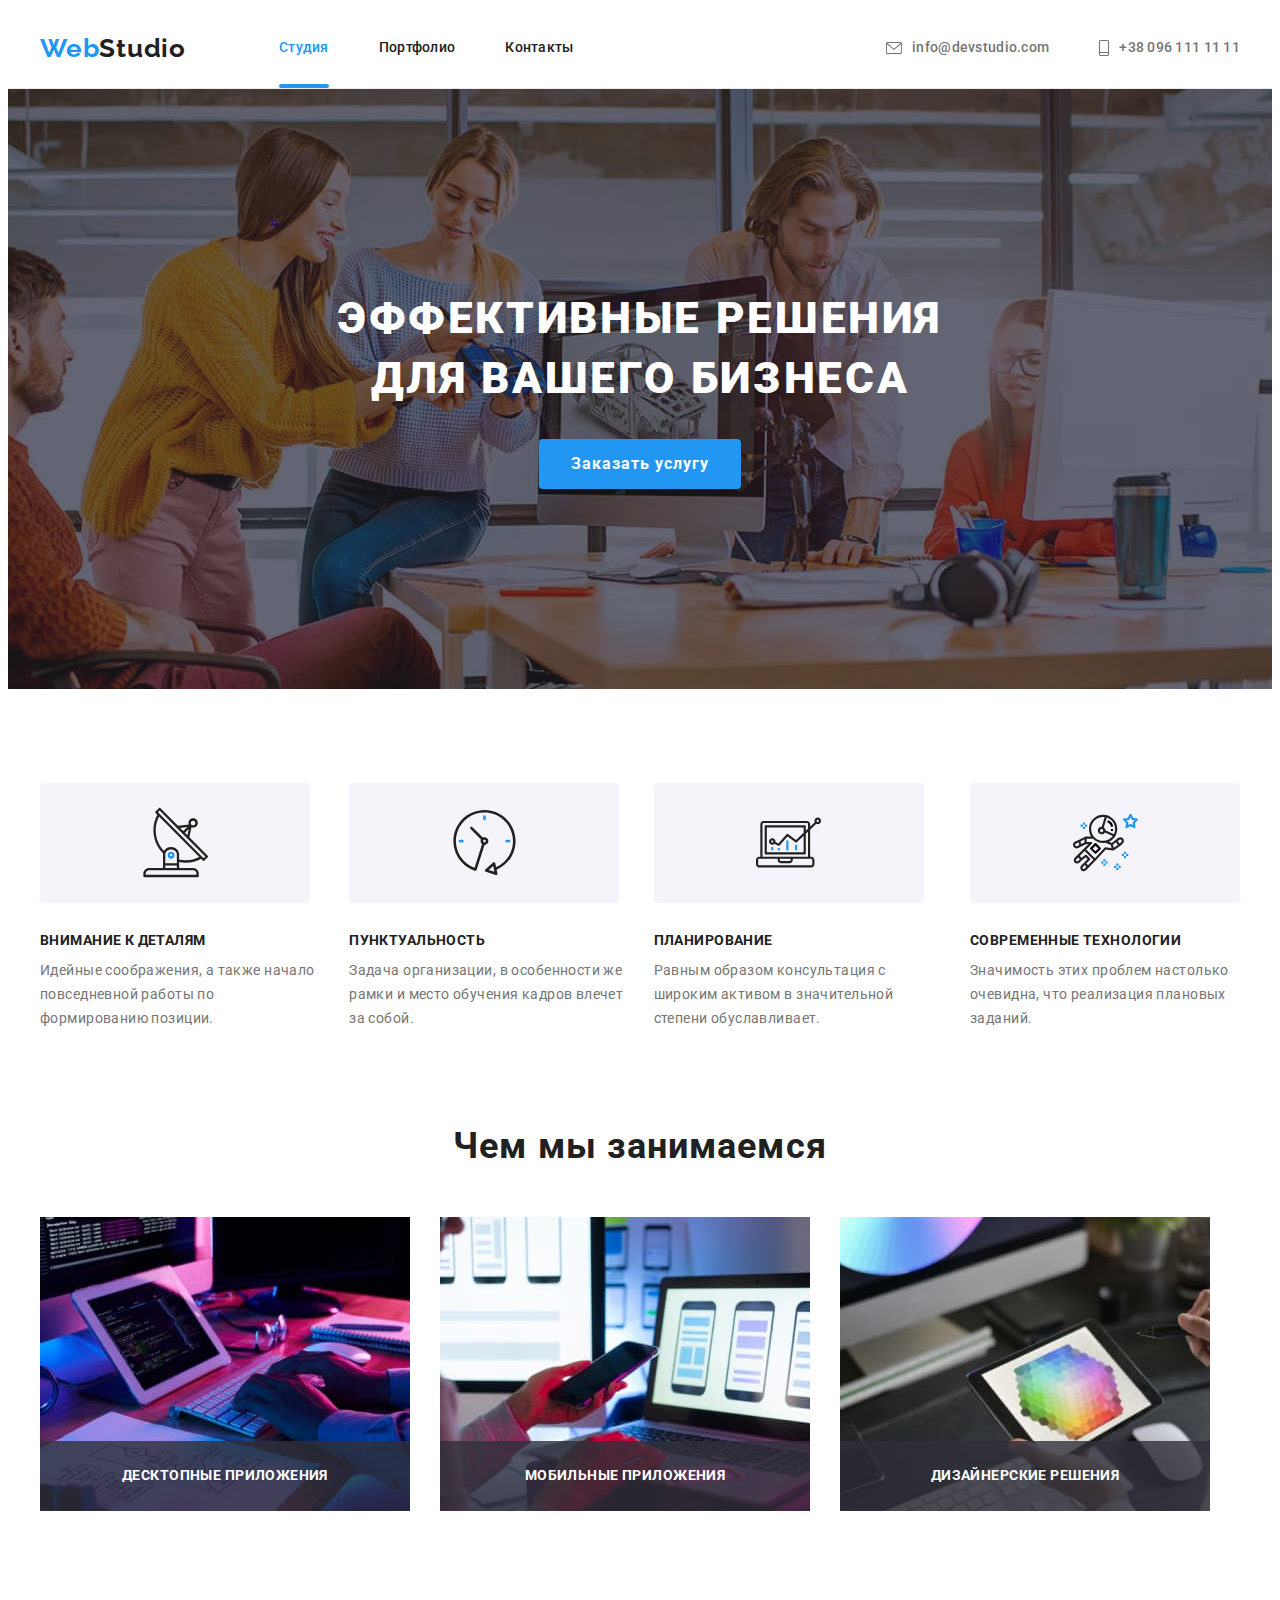
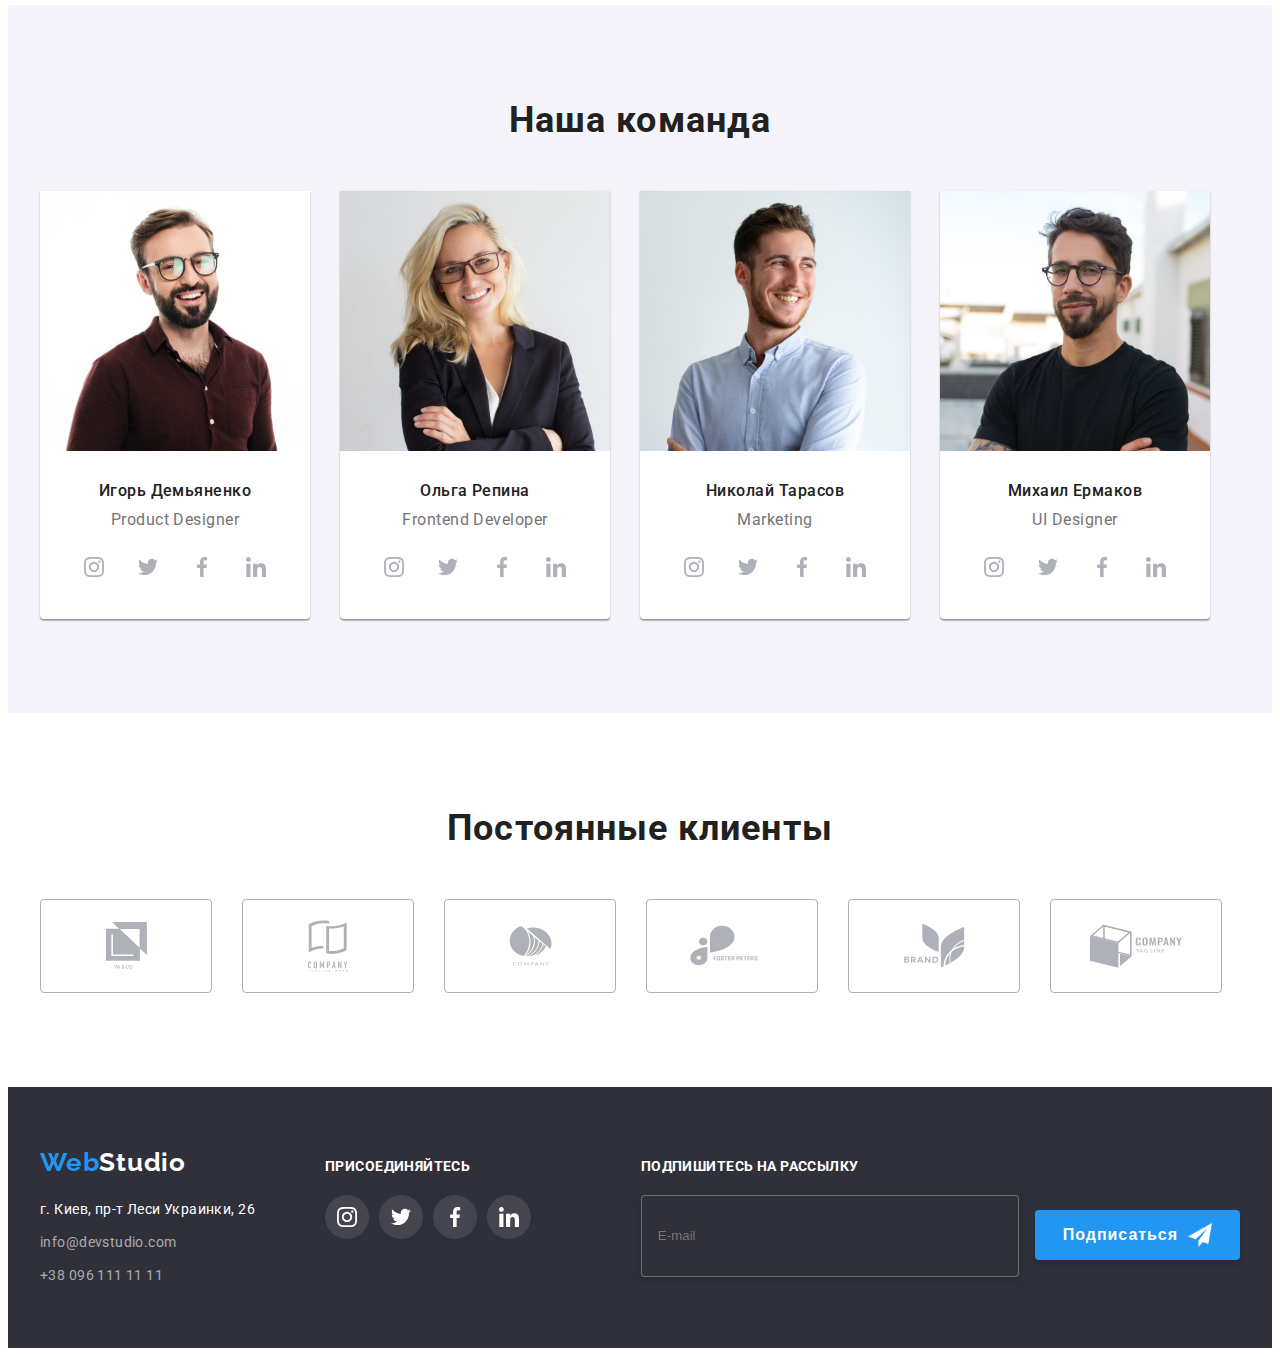
<file: index.html>
<!DOCTYPE html>
<html lang="ru">
  <head>
    <meta charset="UTF-8" />
    <meta http-equiv="X-UA-Compatible" content="IE=edge" />
    <meta name="viewport" content="width=device-width, initial-scale=1.0" />
    
    <link rel="preconnect" href="https://fonts.googleapis.com" />
    <link rel="preconnect" href="https://fonts.gstatic.com" crossorigin />
    <link
      href="https://fonts.googleapis.com/css2?family=Raleway:wght@700&family=Roboto:wght@400;500;700;900&display=swap"
      rel="stylesheet"
    />
    <title>Document</title>
    <link
      rel="stylesheet"
      href="https://cdnjs.cloudflare.com/ajax/libs/modern-normalize/1.1.0/modern-normalize.min.css"
      integrity="sha512-wpPYUAdjBVSE4KJnH1VR1HeZfpl1ub8YT/NKx4PuQ5NmX2tKuGu6U/JRp5y+Y8XG2tV+wKQpNHVUX03MfMFn9Q=="
      crossorigin="anonymous"
      referrerpolicy="no-referrer"
    />
    <link rel="stylesheet" href="./css/styles.css" />
  </head>
  <body>
    <header class="header">
      <div class="container">
        <a class="logo" href="index.html">
          Web<span class="logo-accent">Studio</span></a>
        <nav>
          <ul class="navigation list">
            <li class="item">
              <a class="navigation-content link active current" href="">Студия</a>
            </li>
            <li class="item">
              <a class="navigation-content link" href="./portfolio.html">
                Портфолио
              </a>
            </li>
            <li class="item">
              <a class="navigation-content link" href="">Контакты</a>
            </li>
          </ul>
        </nav>
        <div class="header-connect">
          <ul class="navigation">
            <li class="list link item">
              <a class="header-info link" href="mailto:info@devstudio.com">
                <svg class="icon-mail" width="16px" height="12px"><use href="./images/icons.svg#icon-envelope-hover"></use></svg>
                info@devstudio.com
              </a>
            </li>
            <li class="list item">
              <a class="header-info link" href="tel:+380961111111">
                <svg class="icon-mail" width="10px" height="16px"><use href="./images/icons.svg#icon-Vector" ></use></svg>
                +38 096 111 11 11
              </a>
            </li>
          </ul>
        </div>
      </div>
    </header>
    <main>
      <section class="hero">
        <div class="container">
          <h1 class="hero-title">Эффективные решения для вашего бизнеса</h1>
          <button class="button-hero" type="button" data-modal-open>Заказать услугу</button>
        </div>
      </section>
      <section class="section future">
        <div class="container">
          <h2 class="visually-hidden">Скрытый заголовок</h2>
          <ul class="future-list list">
            <li class="advantage-block">
              <div class="futures-icon">
              <svg class="icon-future"><use href="./images/icons.svg#icon-future1"></use></svg>
              </div>
              <h3 class="advantage">Внимание к деталям</h3>
              <p class="advantage-text">
                Идейные соображения, а также начало повседневной работы по
                формированию позиции.
              </p>
            </li>
            <li class="advantage-block">
               <div class="futures-icon">
              <svg class="icon-future"><use href="./images/icons.svg#icon-future2"></use></svg>
              </div>
              <h3 class="advantage">Пунктуальность</h3>
              <p class="advantage-text">
                Задача организации, в особенности же рамки и место обучения
                кадров влечет за собой.
              </p>
            </li>
            <li class="advantage-block">
               <div class="futures-icon">
              <svg class="icon-future"><use href="./images/icons.svg#icon-future3"></use></svg>
              </div>
              <h3 class="advantage">Планирование</h3>
              <p class="advantage-text">
                Равным образом консультация с широким активом в значительной
                степени обуславливает.
              </p>
            </li>
            <li class="advantage-block">
               <div class="futures-icon">
              <svg class="icon-future"><use href="./images/icons.svg#icon-future4"></use></svg>
              </div>
              <h3 class="advantage">Современные технологии</h3>
              <p class="advantage-text">
                Значимость этих проблем настолько очевидна, что реализация
                плановых заданий.
              </p>
            </li>
          </ul>
        </div>
      </section>
      <section class="section">
        <div class="container">
          <h2 class="about-and-team">Чем мы занимаемся</h2>
          <ul class="about-us list">
            <li class="about-we-work">
                <img
                  class="about-img"
                  src="./images/img1.jpg"
                  alt="Фото1"
                  width="370"
                  height="294"
                />
                  <p class="skill-text">Десктопные приложения</p>
            </li>
            <li class="about-we-work">
                <img
                  class="about-img"
                  src="./images/img2.jpg"
                  alt="Фото2"
                  width="370"
                  height="294"
                />
                  <p class="skill-text">Мобильные приложения</p>
            </li>
            <li class="about-we-work">
                <img
                  class="about-img"
                  src="./images/img3.jpg"
                  alt="Фото3"
                  width="370"
                  height="294"
                />
                  <p class="skill-text">Дизайнерские решения</p>
            </li>
          </ul>
        </div>
      </section>
      <section class="section team">
        <div class="container ">
          <h2 class="about-and-team">Наша команда</h2>
          <ul class="team-developer list">
            <li class="team-bkcolor">
              <img
                class="time-img"
                src="./images/img4.jpg"
                alt="Игорь Демьяненко"
                width="270"
                height="260"
              />
              <div class="team-people">
              <h3 class="time-people">Игорь Демьяненко</h3>
              <p class="time-vacancy" lang="en">Product Designer</p>
              <ul class="masters-soc-list list">
                <li class="masters-soc-item">
                  <a href="" class="masters-soc-link link" aria-label="instagram link">
                    <svg class="masters-soc-icon" width="20px" height="20px"><use href="./images/icons.svg#icon-instagram"></use></svg>
                  </a>
                </li>
                <li class="masters-soc-item">
                  <a href="" class="masters-soc-link link" aria-label="twittwe link">
                   <svg class="masters-soc-icon" width="20px" height="20px"><use href="./images/icons.svg#icon-twitter"></use></svg>
                   </a>
                </li>
                <li class="masters-soc-item">
                  <a href="" class="masters-soc-link link" aria-label="facebook link">
                   <svg class="masters-soc-icon" width="20px" height="20px"><use href="./images/icons.svg#icon-facebook"></use></svg>
                   </a>
                </li>
                <li class="masters-soc-item">
                  <a href="" class="masters-soc-link link" aria-label="twitter link">
                   <svg class="masters-soc-icon" width="20px" height="20px"><use href="./images/icons.svg#icon-linkedin"></use></svg>
                   </a>
                </li>
              </ul>
              </div>
            </li>
            <li class="team-bkcolor">
              <img
                class="time-img"
                src="./images/img5.jpg"
                alt="Ольга Репина"
                width="270"
                height="260"
              />
              <div class="team-people">
              <h3 class="time-people">Ольга Репина</h3>
              <p class="time-vacancy" lang="en">Frontend Developer</p>
              <ul class="masters-soc-list list">
                <li class="masters-soc-item">
                   <a href="" class="masters-soc-link link" aria-label="instagram link">
                  <svg class="masters-soc-icon" width="20px" height="20px"><use href="./images/icons.svg#icon-instagram"></use></svg>
                  </a>
                </li>
                <li class="masters-soc-item">
                  <a href="" class="masters-soc-link link" aria-label="twittwe link">
                   <svg class="masters-soc-icon" width="20px" height="20px"><use href="./images/icons.svg#icon-twitter"></use></svg>
                   </a>
                </li>
                <li class="masters-soc-item">
                  <a href="" class="masters-soc-link link" aria-label="facebook link">
                   <svg class="masters-soc-icon" width="20px" height="20px"><use href="./images/icons.svg#icon-facebook"></use></svg>
                   </a>
                </li>
                <li class="masters-soc-item">
                  <a href="" class="masters-soc-link link" aria-label="linkedin link">
                   <svg class="masters-soc-icon" width="20px" height="20px"><use href="./images/icons.svg#icon-linkedin"></use></svg>
                   </a>
                </li>
              </ul>
              </div>
            </li>
            <li class="team-bkcolor">
              <img
                class="time-img"
                src="./images/img6.jpg"
                alt="Николай Тарасов"
                width="270"
                height="260"
              />
              <div class="team-people">
              <h3 class="time-people">Николай Тарасов</h3>
              <p class="time-vacancy" lang="en">Marketing</p>
              <ul class="masters-soc-list list">
                <li class="masters-soc-item">
                  <a href="" class="masters-soc-link link" aria-label="instagram link">
                  <svg class="masters-soc-icon" width="20px" height="20px"><use href="./images/icons.svg#icon-instagram"></use></svg>
                  </a>
                </li>
                <li class="masters-soc-item">
                  <a href="" class="masters-soc-link link" aria-label="twittwe link">
                   <svg class="masters-soc-icon" width="20px" height="20px"><use href="./images/icons.svg#icon-twitter"></use></svg>
                   </a>
                </li>
                <li class="masters-soc-item">
                  <a href="" class="masters-soc-link link" aria-label="facebook link">
                   <svg class="masters-soc-icon" width="20px" height="20px"><use href="./images/icons.svg#icon-facebook"></use></svg>
                   </a>
                </li>
                <li class="masters-soc-item">
                  <a href="" class="masters-soc-link link" aria-label="twitter link">
                   <svg class="masters-soc-icon" width="20px" height="20px"><use href="./images/icons.svg#icon-linkedin"></use></svg>
                   </a>
                </li>
              </ul>
              </div>
            </li>
            <li class="team-bkcolor">
              <img
                class="time-img"
                src="./images/img7.jpg"
                alt="Михаил Ермаков"
                width="270"
                height="260"
              />
              <div class="team-people">
              <h3 class="time-people">Михаил Ермаков</h3>
              <p class="time-vacancy" lang="en">UI Designer</p>
              <ul class="masters-soc-list list">
                <li class="masters-soc-item">
                 <a href="" class="masters-soc-link link" aria-label="instagram link">
                  <svg class="masters-soc-icon" width="20px" height="20px"><use href="./images/icons.svg#icon-instagram"></use></svg>
                  </a>
                </li>
                <li class="masters-soc-item">
                  <a href="" class="masters-soc-link link" aria-label="twittwe link">
                   <svg class="masters-soc-icon" width="20px" height="20px"><use href="./images/icons.svg#icon-twitter"></use></svg>
                   </a>
                </li>
                <li class="masters-soc-item">
                  <a href="" class="masters-soc-link link" aria-label="facebook link">
                   <svg class="masters-soc-icon" width="20px" height="20px"><use href="./images/icons.svg#icon-facebook"></use></svg>
                   </a>
                </li>
                <li class="masters-soc-item">
                  <a href="" class="masters-soc-link link" aria-label="twitter link">
                   <svg class="masters-soc-icon" width="20px" height="20px"><use href="./images/icons.svg#icon-linkedin"></use></svg>
                   </a>
                </li>
              </ul>
              </div>
            </li>
          </ul>
        </div>
      </section>
       <section class="section our-clients">
        <div class="container ">
          <h2 class="about-and-team">Постоянные клиенты</h2>
          <ul class="clients-list list">
          <li class="our-container list">
          <a href="" class="our-clients-image link">
            <svg class="our-clients-icon" width="41px" height="47px"><use href="./images/icons.svg#icon-clients1"></use></svg></a>
          </li>
          <li class="our-container list">
          <a href="" class="our-clients-image link"><svg class="our-clients-icon" width="40px" height="52px"><use href="./images/icons.svg#icon-clients2"></use></svg></a>
          </li>
          <li class="our-container list">
          <a href="" class="our-clients-image link"><svg class="our-clients-icon" width="43px" height="41px"><use href="./images/icons.svg#icon-clients3"></use></svg></a>
          </li>
          <li class="our-container list">
          <a href="" class="our-clients-image link"><svg class="our-clients-icon" width="84px" height="41px"><use href="./images/icons.svg#icon-clients4"></use></svg></a>
          </li>
          <li class="our-container list">
          <a href="" class="our-clients-image link"><svg class="our-clients-icon" width="63px" height="45px"><use href="./images/icons.svg#icon-clients5"></use></svg></a>
          </li>
          <li class="our-container list">
          <a href="" class="our-clients-image link"><svg class="our-clients-icon" width="94px" height="44px"><use href="./images/icons.svg#icon-clients6"></use></svg></a>
          </li>
          </ul>
        </div>
      </section>
    </main>
    <footer class="footer-style">
      <div class="container add-container">
        <div>
        <a class="logo" href="index.html">
          Web<span class="footer-logo-accent">Studio</span>
        </a>
        <address class="address">
          <p class="footer-addres">г. Киев, пр-т Леси Украинки, 26</p>
          <ul class="list link">
            <li class="footer-info-box">
              <a class="footer-info link" href="mailto:info@devstudio.com">
                info@devstudio.com
              </a>
            </li>
            <li class="footer-info-box">
              <a class="footer-info link" href="tel:+380961111111">
                +38 096 111 11 11
              </a>
            </li>
          </ul>
        </address>
        </div>
        <div class="footer-div">
          <p class="footer-soc">присоединяйтесь</p>
          <ul class="list soc-list">
            <li class="footer-icon">
              <a class="footer-link" href="">
                <svg class="footer-icons" width="20px" height="20px"><use href="./images/icons.svg#icon-instagram"></use></svg>
              </a>
            </li>
            <li class="footer-icon">
              <a class="footer-link" href="">
                <svg class="footer-icons" width="20px" height="20px"><use href="./images/icons.svg#icon-twitter"></use></svg>
              </a>
            </li>
            <li class="footer-icon">
              <a class="footer-link" href="">
                <svg class="footer-icons" width="20px" height="20px"><use href="./images/icons.svg#icon-facebook"></use></svg>
              </a>
            </li>
            <li class="footer-icon">
              <a class="footer-link" href="">
                <svg class="footer-icons" width="20px" height="20px"><use href="./images/icons.svg#icon-linkedin"></use></svg>
              </a>
            </li>
          </ul>
        </div>
        <form class="online-div">
          <p class="footer-soc">Подпишитесь на рассылку</p>
          <input type="text" name="mail" id="mail" placeholder="E-mail" class="online-input">
          <button type="submit" name="mail" class="post-btn">Подписаться<svg class="post-icon"><use href="./images/icons.svg#icon-icon-send" width="24px" height="24px"></use></svg> 
          </button>
        </form>
      </div>

    </footer>

    <div class="backdrop is-hidden" data-modal>
      <div class="modal ">
        <button class="close-button" type="button" data-modal-close>
          <svg class="icon-x" width="11px" height="11px"><use href="./images/icons.svg#icon-x"></use></svg>
        </button>
        <form class="modal-form" action="#">
          <p class="modal-title">Оставьте свои данные, мы вам перезвоним</p>
          
          <label class="modal-field" for="name">
            <span class="modal-label">Имя</span>
              
          <input type="text" name="name" id="name" placeholder=" " class="modal-input">
          <svg class="input-icon"><use href="./images/icons.svg#icon-person-black" width="18" height="18"></use></svg>
         
          </label>
          <label class="modal-field" for="tel">
            <span class="modal-label">Телефон</span>
            
          <input type="text" name="tel" id="tel" placeholder=" " class="modal-input">
          <svg class="input-icon"><use href="./images/icons.svg#icon-phone-black" width="18" height="18"></use></svg>
         
            </label> 

            
          <label class="modal-field" for="email">
            <span class="modal-label">Почта</span>
            
          <input type="text" name="email" id="email" placeholder=" " class="modal-input">
          <svg class="input-icon"><use href="./images/icons.svg#icon-email-black" width="18" height="18"></use></svg>
          
          </label>
          <label class="modal-field modal-texarea" >
            <span class="modal-label">Комментарий</span>
            <textarea class="texarea" name="comments" placeholder="Введите текст"></textarea>     
          </label>
          <input type="checkbox" 
          class="modal-check visually-hidden" 
          id="modal-check" 
          name="privacy-check"
          tabindex="-1"
          aria-hidden="true">
          <label for="modal-check" class="modal-check-text">
            <span class="modal-check-icon"
            tabindex="0"
            role="checkbox"
            aria-labelledby="modal-check"
            aria-checked="false">
            
              <svg class="check-icon"><use href="./images/icons.svg#icon-Checked" width="16" height="15"></use></svg>
            </span>Соглашаюсь с рассылкой и принимаю&nbsp;      
              <a href target="_blank" class="checkbox-link"> Условия договора</a></label>
          <button type="submit" class="modal-btn">Отправить</button>
        </form>
      </div>
    </div>
    <script src="./js/modal.js"></script>
  </body>
</html>
</file>
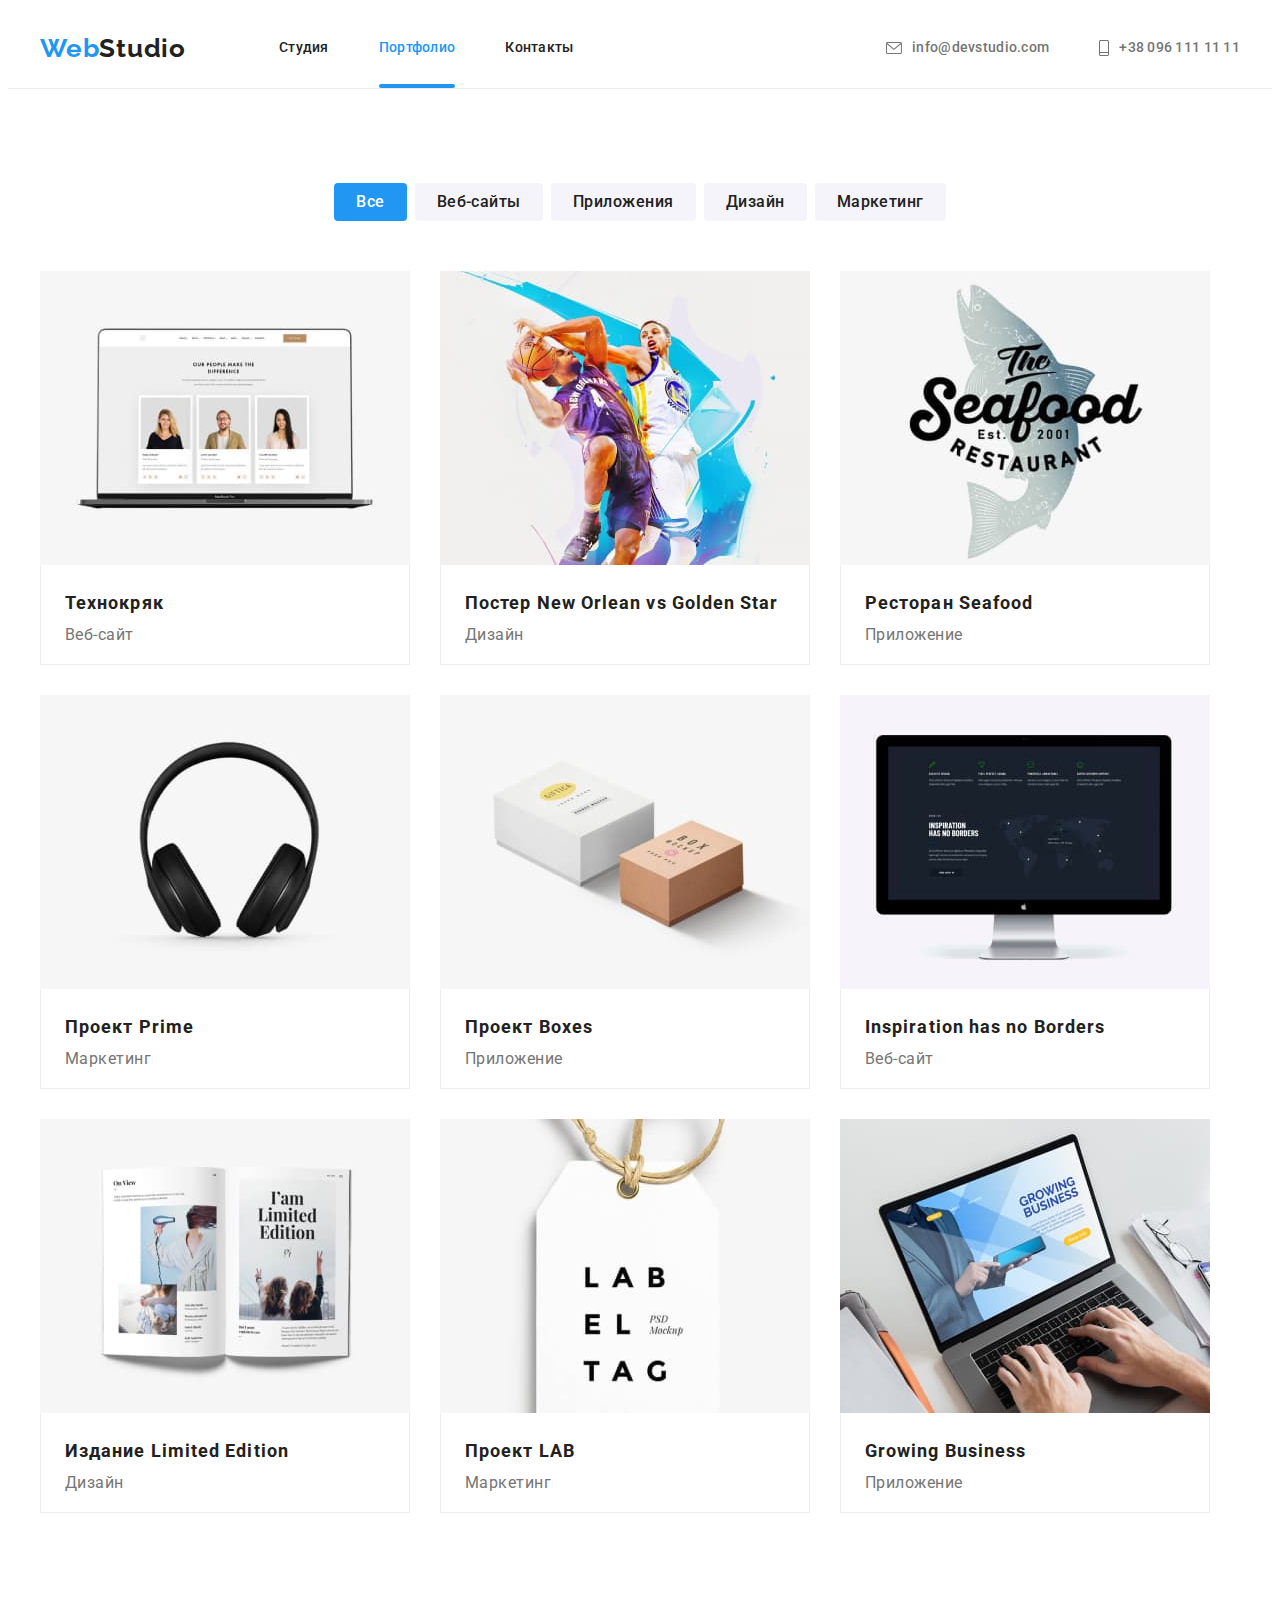
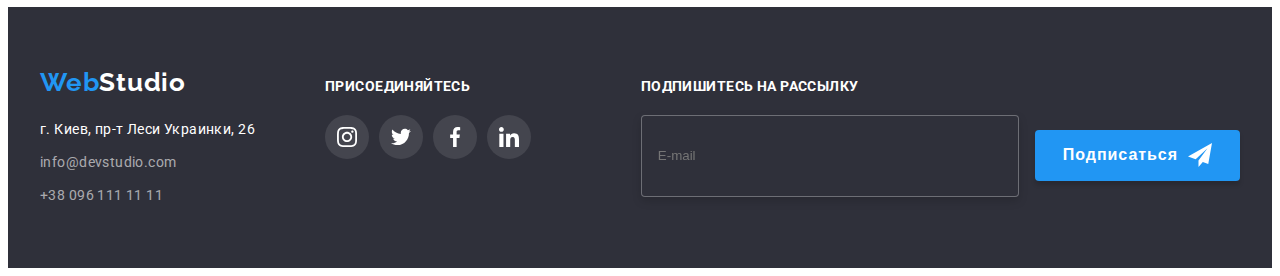
<file: portfolio.html>
<!DOCTYPE html>
<html lang="ru">
  <head>
    <meta charset="UTF-8" />
    <meta http-equiv="X-UA-Compatible" content="IE=edge" />
    <meta name="viewport" content="width=device-width, initial-scale=1.0" />
    
    <link rel="preconnect" href="https://fonts.googleapis.com" />
    <link rel="preconnect" href="https://fonts.gstatic.com" crossorigin />
    <link
      href="https://fonts.googleapis.com/css2?family=Raleway:wght@700&family=Roboto:wght@400;500;700;900&display=swap"
      rel="stylesheet"
    />
    <title>Document</title>
    <link
      rel="stylesheet"
      href="https://cdnjs.cloudflare.com/ajax/libs/modern-normalize/1.1.0/modern-normalize.min.css"
      integrity="sha512-wpPYUAdjBVSE4KJnH1VR1HeZfpl1ub8YT/NKx4PuQ5NmX2tKuGu6U/JRp5y+Y8XG2tV+wKQpNHVUX03MfMFn9Q=="
      crossorigin="anonymous"
      referrerpolicy="no-referrer"
    />
    <link rel="stylesheet" href="./css/styles.css" />
  </head>
  <body>
    <header class="header">
      <div class="container">
        <a class="logo" href="index.html">
          Web<span class="logo-accent">Studio</span></a>
        <nav>
          <ul class="navigation list">
            <li class="item">
              <a class="navigation-content link" href="./index.html">Студия</a>
            </li>
            <li class="item">
              <a class="navigation-content link current" href="">
                Портфолио
              </a>
            </li>
            <li class="item">
              <a class="navigation-content link" href="">Контакты</a>
            </li>
          </ul>
        </nav>
        <div class="header-connect">
          <ul class="navigation">
            <li class="list link item">
              <a class="header-info link" href="mailto:info@devstudio.com">
                <svg class="icon-mail" width="16px" height="12px"><use href="./images/icons.svg#icon-envelope-hover"></use></svg>
                info@devstudio.com
              </a>
            </li>
            <li class="list item">
              <a class="header-info link" href="tel:+380961111111">
                <svg class="icon-mail" width="10px" height="16px"><use href="./images/icons.svg#icon-Vector" ></use></svg>
                +38 096 111 11 11
              </a>
            </li>
          </ul>
        </div>
      </div>
    </header>
    <main>
      <section class="section-navigation">
        <div class="container">
          <h1 class="visually-hidden">Скрытый заголовок</h1>
          <ul class="navigation-list list">
            <li class="navigation-list-button">
              <button class="button-nav-hero" type="button">Все</button>
            </li>
            <li class="navigation-list-button">
              <button class="button-nav" type="button">Веб-сайты</button>
            </li>
            <li class="navigation-list-button">
              <button class="button-nav" type="button">Приложения</button>
            </li>
            <li class="navigation-list-button">
              <button class="button-nav" type="button">Дизайн</button>
            </li>
            <li class="navigation-list-button">
              <button class="button-nav" type="button">Маркетинг</button>
            </li>
          </ul>
          <ul class="about-portfolio list">
            <li class="portfolio">
              <a class="app-img link" href="">
                <div class="portfolio-card">
              <img src="./images/img8.jpg" alt="foto1" />
              <p class="portfolio-text">Ресурс предлагает комплексные предложения с разным уровнем функционала и сервисов. Все это позволит посетителю получить исчерпывающие сведения о компании или частном лице.</p>
                </div>
              <div class="card">
                <h2 class="portfolio-content">Технокряк</h2>
                <p class="portfolio-content-pre">Веб-сайт</p>
              </div>
              </a>
            </li>
            <li class="portfolio">
              <a class="app-img link" href="">
                <div class="portfolio-card">
              <img src="./images/img9.jpg" alt="foto2" />
              <p class="portfolio-text">Ресурс предлагает комплексные предложения с разным уровнем функционала и сервисов. Все это позволит посетителю получить исчерпывающие сведения о компании или частном лице.</p>
                </div>
              <div class="card">
                <h2 class="portfolio-content">
                  Постер
                  <span lang="en">New Orlean vs Golden Star</span>
                </h2>
                <p class="portfolio-content-pre">Дизайн</p>
              </div>
              </a>
            </li>
            <li class="portfolio">
              <a class="app-img link" href="">
                <div class="portfolio-card">
              <img src="./images/img10.jpg" alt="foto3" />
              <p class="portfolio-text">Ресурс предлагает комплексные предложения с разным уровнем функционала и сервисов. Все это позволит посетителю получить исчерпывающие сведения о компании или частном лице.</p>
                </div>
              <div class="card">
                <h2 class="portfolio-content">
                  Ресторан
                  <span lang="en">Seafood</span>
                </h2>
                <p class="portfolio-content-pre">Приложение</p>
              </div>
              </a>
            </li>
            <li class="portfolio">
              <a class="app-img link" href="">
                <div class="portfolio-card">
              <img src="./images/img11.jpg" alt="foto4" />
              <p class="portfolio-text">Ресурс предлагает комплексные предложения с разным уровнем функционала и сервисов. Все это позволит посетителю получить исчерпывающие сведения о компании или частном лице.</p>
                </div>
              <div class="card">
                <h2 class="portfolio-content">
                  Проект
                  <span lang="en">Prime</span>
                </h2>
                <p class="portfolio-content-pre">Маркетинг</p>
              </div>
              </a>
            </li>
            <li class="portfolio">
              <a class="app-img link" href="">
                <div class="portfolio-card">
              <img src="./images/img12.jpg" alt="foto5" />
              <p class="portfolio-text">Ресурс предлагает комплексные предложения с разным уровнем функционала и сервисов. Все это позволит посетителю получить исчерпывающие сведения о компании или частном лице.</p>
                </div>
              <div class="card">
                <h2 class="portfolio-content">
                  Проект
                  <span lang="en">Boxes</span>
                </h2>
                <p class="portfolio-content-pre">Приложение</p>
              </div>
              </a>
            </li>
            <li class="portfolio">
              <a class="app-img link" href="">
                <div class="portfolio-card">
              <img src="./images/img13.jpg" alt="foto6" />
              <p class="portfolio-text">Ресурс предлагает комплексные предложения с разным уровнем функционала и сервисов. Все это позволит посетителю получить исчерпывающие сведения о компании или частном лице.</p>
                </div>
              <div class="card">
                <h2 class="portfolio-content">
                  <span lang="en">Inspiration has no Borders</span>
                </h2>
                <p class="portfolio-content-pre">Веб-сайт</p>
              </div>
              </a>
            </li>
            <li class="portfolio">
              <a class="app-img link" href="">
                <div class="portfolio-card">
              <img src="./images/img14.jpg" alt="foto7" />
              <p class="portfolio-text">Ресурс предлагает комплексные предложения с разным уровнем функционала и сервисов. Все это позволит посетителю получить исчерпывающие сведения о компании или частном лице.</p>
                </div>
              <div class="card">
                <h2 class="portfolio-content">
                  Издание
                  <span lang="en">Limited Edition</span>
                </h2>
                <p class="portfolio-content-pre">Дизайн</p>
              </div>
              </a>
            </li>
            <li class="portfolio">
              <a class="app-img link" href="">
                <div class="portfolio-card">
              <img src="./images/img15.jpg" alt="foto8" />
              <p class="portfolio-text">Ресурс предлагает комплексные предложения с разным уровнем функционала и сервисов. Все это позволит посетителю получить исчерпывающие сведения о компании или частном лице.</p>
                </div>
              <div class="card">
                <h2 class="portfolio-content">
                  Проект
                  <span lang="en">LAB</span>
                </h2>
                <p class="portfolio-content-pre">Маркетинг</p>
              </div>
              </a>
            </li>
            <li class="portfolio">
              <a class="app-img link" href="">
                <div class="portfolio-card">
              <img src="./images/img16.jpg" alt="foto9" />
              <p class="portfolio-text">Ресурс предлагает комплексные предложения с разным уровнем функционала и сервисов. Все это позволит посетителю получить исчерпывающие сведения о компании или частном лице.</p>
                </div>
              <div class="card">
                <h2 class="portfolio-content">
                  <span lang="en">Growing Business</span>
                </h2>
                <p class="portfolio-content-pre">Приложение</p>
              </div>
              </a>
            </li>
          </ul>
        </div>
      </section>
    </main>
     <footer class="footer-style">
      <div class="container add-container">
        <div>
        <a class="logo" href="index.html">
          Web<span class="footer-logo-accent">Studio</span>
        </a>
        <address class="address">
          <p class="footer-addres">г. Киев, пр-т Леси Украинки, 26</p>
          <ul class="list link">
            <li class="footer-info-box">
              <a class="footer-info link" href="mailto:info@devstudio.com">
                info@devstudio.com
              </a>
            </li>
            <li class="footer-info-box">
              <a class="footer-info link" href="tel:+380961111111">
                +38 096 111 11 11
              </a>
            </li>
          </ul>
        </address>
        </div>
        <div class="footer-div">
          <p class="footer-soc">присоединяйтесь</p>
          <ul class="list soc-list">
            <li class="footer-icon">
              <a class="footer-link" href="">
                <svg class="footer-icons" width="20px" height="20px"><use href="./images/icons.svg#icon-instagram"></use></svg>
              </a>
            </li>
            <li class="footer-icon">
              <a class="footer-link" href="">
                <svg class="footer-icons" width="20px" height="20px"><use href="./images/icons.svg#icon-twitter"></use></svg>
              </a>
            </li>
            <li class="footer-icon">
              <a class="footer-link" href="">
                <svg class="footer-icons" width="20px" height="20px"><use href="./images/icons.svg#icon-facebook"></use></svg>
              </a>
            </li>
            <li class="footer-icon">
              <a class="footer-link" href="">
                <svg class="footer-icons" width="20px" height="20px"><use href="./images/icons.svg#icon-linkedin"></use></svg>
              </a>
            </li>
          </ul>
        </div>
        <form class="online-div">
          <p class="footer-soc">Подпишитесь на рассылку</p>
          <input type="text" name="mail" id="mail" placeholder="E-mail" class="online-input">
          <button type="submit" name="mail" class="post-btn">Подписаться<svg class="post-icon"><use href="./images/icons.svg#icon-icon-send" width="24px" height="24px"></use></svg> 
          </button>
        </form>
      </div>
    </footer>
  </body>
</html>
</file>
<file: css/styles.css>
/*--- LOGO ---*/

:root {
  --hover-text-color: #2196f3;
  --text-hero-black: #212121;
  --text-gray: #757575;
  --background-color: #2f303a;
  --white-color: #ffffff;
}

p,
h1,
h2,
h3,
h4,
h5,
h6 {
  margin: 0;
}

Img {
  display: block;
}

body {
  font-family: 'Roboto', sans-serif;
  color: var(--text-hero-black);
}
.list {
  padding: 0;
  margin: 0;
  list-style: none;
}
.link {
  text-decoration: none;
}
.logo {
  text-decoration: none;
}

.container {
  width: 1200px;
  padding-left: 15px;
  padding-right: 15px;
  margin: 0 auto;
}
/*--- HEADER---*/

.header .logo {
  margin-right: 93px;
}

.header {
  border-bottom: 1px solid #ececec;
}

.logo {
  font-family: 'Raleway';

  font-weight: 700;
  font-size: 26px;
  line-height: 1.19;
  /* identical to box height */
  letter-spacing: 0.03em;
  color: var(--hover-text-color);
}
.logo-accent {
  color: var(--text-hero-black);
}

.navigation .link.current {
  color: var(--hover-text-color);
}
.current {
  position: relative;
}

.current::after {
  content: '';
  display: block;
  width: 100%;
  height: 4px;
  background-color: var(--hover-text-color);
  position: absolute;
  left: 0;
  bottom: -1px;
  border-radius: 2px;
}

.navigation {
  font-weight: 500;
  font-size: 14px;
  line-height: 1.14;
  letter-spacing: 0.02em;
  color: var(--text-hero-black);
}

.navigation {
  display: flex;
  margin: 0;
}

.navigation .item {
  padding-top: 32px;
  padding-bottom: 32px;
  margin-right: 50px;
}

.navigation .item:last-child {
  margin-right: 0;
}

.header .container {
  display: flex;
  align-items: center;
  /*justify-content: space-between;*/
}

.header-connect {
  margin-left: auto;
}

.navigation-content {
  font-weight: 500;
  font-size: 14px;
  line-height: 1.14;
  letter-spacing: 0.02em;
  color: inherit;
  position: relative;
  padding-bottom: 32px;
  transition: color 250ms cubic-bezier(0.4, 0, 0.2, 1);
}

.navigation-content:hover,
.navigation-content:focus {
  color: var(--hover-text-color);
}

.header-info {
  display: flex;
  align-items: center;
  font-weight: 500;
  font-size: 14px;
  line-height: 1.14;
  letter-spacing: 0.02em;

  color: var(--text-gray);
  transition: color 250ms cubic-bezier(0.4, 0, 0.2, 1);
}
.header-info:hover,
.header-info:focus {
  color: var(--hover-text-color);
}

.header-info:hover .icon-mail {
  fill: var(--hover-text-color);
  transition: fill 250ms cubic-bezier(0.4, 0, 0.2, 1);
}

.icon-mail {
  margin-right: 10px;
  align-items: center;
  justify-content: center;
  transition: color 250ms cubic-bezier(0.4, 0, 0.2, 1);
}

.icon-mail {
  fill: var(--text-gray);
}

/* --- MAIN ---*/

.hero .container {
  width: 1200px;
}

.hero-title {
  font-weight: 900;
  font-size: 44px;
  line-height: 1.36;
  /* or 136% */

  margin: 0 auto;
  text-align: center;
  letter-spacing: 0.06em;
  text-transform: uppercase;
  max-width: 696px;
  margin-bottom: 30px;

  color: var(--white-color);
}

.hero {
  max-width: 1600px;
  margin-left: auto;
  margin-right: auto;

  background-color: #2f303a;
  background-image: linear-gradient(rgba(47, 48, 58, 0.4), rgba(47, 48, 58, 0.4)),
    url(../images/hero.jpg);
  padding-top: 200px;
  padding-bottom: 200px;
  background-repeat: no-repeat;
  background-position: center;
  background-size: cover;
}

.button-hero {
  padding: 10px 32px;
  display: inline-block;
  font-family: inherit;
  cursor: pointer;
  font-weight: 700;
  font-size: 16px;
  line-height: 1.88;
  border: 0;
  border-radius: 4px;
  box-shadow: 0px 4px 4px rgba(0, 0, 0, 0.15);
  /* identical to box height, or 188% */
  text-align: center;
  display: flex;
  margin: 0 auto;

  letter-spacing: 0.06em;

  color: var(--white-color);
  background-color: var(--hover-text-color);
  transition: background-color 250ms cubic-bezier(0.4, 0, 0.2, 1);
}

.section {
  padding: 94px 0px;
}

.visually-hidden {
  position: absolute;
  white-space: nowrap;
  width: 1px;
  height: 1px;
  overflow: hidden;
  border: 0;
  padding: 0;
  clip: rect(0 0 0 0);
  clip-path: inset(50%);
  margin: -1px;
}
.button-hero:hover,
.button-hero:focus {
  background-color: #188ce8;
}

.future {
  padding-bottom: 0;
}

.future-list {
  display: flex;

  justify-content: space-between;
}

.advantage {
  font-weight: 700;
  font-size: 14px;
  line-height: 1.14;
  letter-spacing: 0.03em;
  text-transform: uppercase;
  color: var(--text-hero-black);
}
.advantage-block:last-child {
  margin-right: 0;
}

.advantage-block {
  margin-right: 30px;
}

.futures-icon {
  display: flex;
  width: 270px;
  height: 120px;
  justify-content: center;
  align-items: center;
  margin-bottom: 30px;
  border-radius: 4px;
  background-color: #f5f4fa;
}

.icon-future {
  width: 65px;
  height: 75px;
}

.advantage-text {
  font-size: 14px;
  line-height: 1.71;
  /* or 171% */

  letter-spacing: 0.03em;
  margin-top: 10px;
  color: var(--text-gray);
}

/*--- ABOUT ---*/

.about-and-team {
  margin-bottom: 50px;
  font-size: 36px;
  line-height: 1.17;
  letter-spacing: 0.03em;
  text-align: center;

  color: var(--text-hero-black);
}

.about-us {
  display: flex;
}

.about-we-work {
  position: relative;
}

.about-we-work:not(:last-child) {
  margin-right: 30px;
}

.about-img {
  width: 370px;
  height: 294px;
  left: 215px;
  top: 1061px;
}

.skill-text {
  width: 100%;
  padding: 27px 0;
  font-style: normal;
  font-weight: 700;
  font-size: 14px;
  line-height: 1.14;
  text-align: center;
  letter-spacing: 0.03em;

  color: var(--white-color);
  text-transform: uppercase;

  background-color: rgba(47, 48, 58, 0.8);
  position: absolute;
  bottom: 0;
  left: 50%;
  transform: translateX(-50%);
}

/*--- TEAM ---*/

.team-developer {
  display: flex;
}

.team {
  background-color: #f5f4fa;
}

.time-img {
  width: 270px;
  height: 260px;
  left: 215px;
  top: 1635px;

  border-radius: 0px;
}

.team-people {
  padding: 30px 32px;
}

.time-people {
  font-weight: 500;
  font-size: 16px;
  line-height: 1.19;
  /* identical to box height */

  text-align: center;
  letter-spacing: 0.03em;
  margin-bottom: 10px;
  color: #212121;
}

.time-vacancy {
  font-weight: 400;
  font-size: 16px;
  line-height: 1.19;
  /* identical to box height */

  text-align: center;
  letter-spacing: 0.03em;
  margin-bottom: 16px;

  color: #757575;
}

.team-bkcolor {
  background-color: #ffffff;

  box-shadow: 0px 1px 3px rgba(0, 0, 0, 0.12), 0px 1px 1px rgba(0, 0, 0, 0.14),
    0px 2px 1px rgba(0, 0, 0, 0.2);
  border-radius: 0px 0px 4px 4px;
}

.team-bkcolor:not(:last-child) {
  margin-right: 30px;
}

.masters-soc-list {
  display: flex;
  justify-content: center;
}

.masters-soc-item + .masters-soc-item {
  margin-left: 10px;
}

.masters-soc-link {
  width: 44px;
  height: 44px;
  border-radius: 50%;
  display: flex;
  align-items: center;
  justify-content: center;
  transition: background-color 250ms cubic-bezier(0.4, 0, 0.2, 1);
}

.masters-soc-icon {
  fill: #afb1b8;
  transition: fill 250ms cubic-bezier(0.4, 0, 0.2, 1);
}

.masters-soc-link:hover,
.masters-soc-link:focus {
  background-color: var(--hover-text-color);
}

.masters-soc-link:hover .masters-soc-icon,
.masters-soc-link:focus .masters-soc-icon {
  fill: var(--white-color);
  /* transition: fill 250ms cubic-bezier(0.4, 0, 0.2, 1); */
}

.clients-list {
  display: flex;
}

.our-container + .our-container {
  margin-left: 30px;
}

.our-clients-icon {
  fill: currentColor;
}

.our-clients-image {
  display: flex;
  justify-content: center;
  align-items: center;
  width: 170px;
  height: 92px;
  color: #afb1b8;
  border: 1px solid #afb1b8;
  border-radius: 4px;
  transition: color 250ms cubic-bezier(0.4, 0, 0.2, 1), border 250ms cubic-bezier(0.4, 0, 0.2, 1);
}

.our-clients-image:hover {
  border: 1px solid #2196f3;
  /* border-radius: 4px; */
  color: var(--hover-text-color);
}

/*--- FOOTER ---*/

.footer-style {
  padding-top: 60px;
  padding-bottom: 60px;
}

.footer-style {
  background-color: #2f303a;
}

.address {
  font-style: normal;
}

.footer-addres {
  font-family: 'Roboto';

  font-size: 14px;
  line-height: 1.71;
  /* or 171% */
  margin-top: 20px;
  letter-spacing: 0.03em;
  margin-bottom: 9px;
  color: #ffffff;
}

.footer-info-box {
  margin-top: 9px;
}

.footer-info {
  font-family: 'Roboto';
  font-style: normal;
  font-weight: 400;
  font-size: 14px;
  line-height: 1.71;
  /* or 171% */

  letter-spacing: 0.03em;

  color: rgba(255, 255, 255, 0.6);
  transition: 250ms cubic-bezier(0.4, 0, 0.2, 1);
}

.footer-info:hover,
.footer-info:focus {
  color: var(--hover-text-color);
}

.footer-logo-accent {
  color: var(--white-color);
}

.add-container {
  display: flex;
  align-items: baseline;
}

.footer-soc {
  margin-bottom: 20px;
  font-weight: 700;
  font-size: 14px;
  line-height: 1.14;
  letter-spacing: 0.03em;
  text-transform: uppercase;

  color: var(--white-color);
}

.footer-link {
  width: 44px;
  height: 44px;
  border-radius: 50%;
  display: flex;
  align-items: center;
  justify-content: center;
  color: var(--white-color);
  background-color: rgba(255, 255, 255, 0.1);
}

.footer-icons {
  fill: currentColor;
}

.footer-link:hover {
  background-color: var(--hover-text-color);
  transition: background-color 250ms cubic-bezier(0.4, 0, 0.2, 1);
}

.soc-list {
  display: flex;
}

.footer-div {
  margin-left: 70px;
}

.footer-icon + .footer-icon {
  margin-left: 10px;
}

.online-div {
  margin-left: auto;
}

.online-input {
  border: 1px solid rgba(255, 255, 255, 0.3);

  filter: drop-shadow(0px 4px 4px rgba(0, 0, 0, 0.15));
  border-radius: 4px;
  background-color: #2f303a;

  width: 358px;
  height: 50px;
  padding-left: 16px;
  padding-top: 15px;
  padding-bottom: 15px;
  outline: transparent;
  color: var(--white-color);
}

.post-btn {
  display: inline-flex;
  align-items: center;
  margin-left: 12px;
  border: none;

  padding-top: 10px;
  padding-right: 28px;
  padding-bottom: 10px;
  padding-left: 28px;
  font-weight: 700;
  font-size: 16px;
  /*  margin-left: 12px; */
  line-height: 1.88;

  letter-spacing: 0.06em;
  color: var(--white-color);
  min-width: 200px;
  min-height: 50px;
  background-color: var(--hover-text-color);
  transition: background-color 250ms cubic-bezier(0.4, 0, 0.2, 1);
  box-shadow: 0px 4px 4px rgba(0, 0, 0, 0.15);
  border-radius: 4px;
  cursor: pointer;
}

.post-btn:hover,
.post-btn:focus {
  background-color: #188ce8;
}

.post-icon {
  width: 24px;
  height: 24px;

  fill: var(--white-color);
  margin-left: 10px;
}
/*--- PORTFOLIO ---*/

.section-navigation {
  padding: 94px 0;
}

.navigation-list {
  display: flex;

  justify-content: center;
  margin-bottom: 50px;
}

.navigation-list-button:not(:last-child) {
  margin-right: 8px;
}

.button-nav-hero {
  font-family: inherit;
  cursor: pointer;
  font-weight: 500;
  font-style: normal;
  font-size: 16px;
  line-height: 1.62;
  border: 0;
  border-radius: 4px;
  /* identical to box height, or 162% */
  padding: 6px 22px;
  text-align: center;
  letter-spacing: 0.03em;

  color: var(--white-color);
}
.button-nav-hero {
  background-color: var(--hover-text-color);
}

.button-nav {
  font-family: inherit;
  cursor: pointer;
  font-weight: 500;
  font-size: 16px;
  line-height: 1.62;
  border: 0;
  border-radius: 4px;
  /* identical to box height, or 162% */
  padding: 6px 22px;

  text-align: center;
  letter-spacing: 0.03em;

  color: #212121;
  background-color: #f5f4fa;
  transition: color 250ms cubic-bezier(0.4, 0, 0.2, 1),
    background-color 250ms cubic-bezier(0.4, 0, 0.2, 1);
}

.button-nav:hover,
.button-nav:focus {
  color: #ffffff;
  background-color: #2196f3;
}

.app-img {
  display: block;
}

.app-img:hover,
.app-img:focus {
  box-shadow: 0px 1px 1px rgba(0, 0, 0, 0.12), 0px 4px 4px rgba(0, 0, 0, 0.06),
    1px 4px 6px rgba(0, 0, 0, 0.16);
}

.about-portfolio {
  display: flex;
  flex-wrap: wrap;
}

.portfolio {
  box-sizing: border-box;
}

.portfolio {
  margin-right: 30px;
  margin-bottom: 30px;
}

.portfolio:nth-last-child(-n + 3) {
  margin-bottom: 0;
}

.portfolio:nth-child(3n) {
  margin-right: 0;
}

.portfolio-content {
  font-weight: 700;
  font-size: 18px;
  line-height: 2;
  /* identical to box height, or 200% */

  margin-bottom: 4px;
  letter-spacing: 0.06em;

  color: var(--text-hero-black);
}

.portfolio-content-pre {
  font-weight: 400;
  font-size: 16px;
  line-height: 1.19;
  /* identical to box height, or 188% */

  letter-spacing: 0.03em;

  color: #757575;
}

.card {
  padding: 20px 24px;
  border: 1px solid #eeeeee;
  border-top: 0px;
}

.portfolio-card {
  position: relative;
  overflow: hidden;
}

.app-img:hover .portfolio-text,
.app-img:focus .portfolio-text {
  transform: translateY(0);
}

.portfolio-text {
  width: 100%;
  height: 100%;
  position: absolute;
  top: 0;
  left: 0;

  font-size: 18px;
  line-height: 1.56;

  letter-spacing: 0.03em;
  background-color: rgba(33, 150, 243, 0.9);
  color: #ffffff;
  padding: 63px 24px;
  transform: translateY(100%);
  transition: transform 250ms cubic-bezier(0.4, 0, 0.2, 1);
}

/* --- BACKDROP ---*/

.backdrop {
  position: fixed;
  top: 0;
  width: 100vw;
  height: 100vh;
  background-color: rgba(0, 0, 0, 0.2);
  display: block;
  opacity: 1;
  left: 50%;
  transform: translate(-50%, 0) scale(1);
  transition: opacity 250ms cubic-bezier(0.4, 0, 0.2, 1),
    visibility 250ms cubic-bezier(0.4, 0, 0.2, 1);
}

.backdrop.is-hidden .modal {
  transform: translateY(100%) scale(0.3);
}

.modal {
  position: absolute;
  top: 50%;
  left: 50%;
  transform: translate(-50%, -50%) scale(1);
  min-width: 528px;
  min-height: 581px;
  background-color: #ffffff;
  box-shadow: 0px 1px 3px rgba(0, 0, 0, 0.12), 0px 1px 1px rgba(0, 0, 0, 0.14),
    0px 2px 1px rgba(0, 0, 0, 0.2);
  border-radius: 4px;
  transition: transform 250ms cubic-bezier(0.4, 0, 0.2, 1);
}

.modal-form {
  display: flex;
  flex-direction: column;
  margin-left: auto;
  margin-right: auto;
  padding: 40px;
}

.modal-title {
  font-weight: 700;
  font-size: 20px;
  line-height: 1.15;
  text-align: center;
  letter-spacing: 0.03em;
  margin-bottom: 12px;

  color: var(--text-hero-black);
}

.position {
  margin-bottom: 10px;
}

.modal-input {
  width: 100%;

  height: 40px;
  border: 1px solid rgba(33, 33, 33, 0.2);
  box-sizing: border-box;
  border-radius: 4px;
  padding-left: 42px;

  padding-top: 12px;
  padding-bottom: 12px;

  background-color: transparent;
  outline: none;
  transition: border 250ms cubic-bezier(0.4, 0, 0.2, 1);
}

/* .modal-input:hover, */
.modal-input:hover,
.modal-input:focus,
.modal-input:not(:placeholder-shown) {
  border-color: var(--hover-text-color);
}

/* , */
.modal-input:hover + .input-icon,
.modal-input:focus + .input-icon,
.modal-input:not(:placeholder-shown) ~ .input-icon {
  fill: var(--hover-text-color);
}

.texarea {
  width: 100%;
  height: 120px;
  padding-top: 12px;
  padding-right: 16px;
  padding-bottom: 12px;
  padding-left: 16px;
  border: 1px solid rgba(33, 33, 33, 0.2);
  box-sizing: border-box;
  border-radius: 4px;

  background-color: transparent;
  resize: none;
  outline: none;
  transition: border 250ms cubic-bezier(0.4, 0, 0.2, 1);
}

.texarea:hover,
.texarea:focus,
.texarea:not(:placeholder-shown) {
  border-color: var(--hover-text-color);
}

.modal-label {
  display: block;
  font-size: 12px;
  line-height: 1.17;
  margin-bottom: 4px;
  margin-left: 0;

  letter-spacing: 0.01em;

  color: var(--text-gray);
}

.modal-field {
  position: relative;
  margin-bottom: 10px;
}
.modal-texarea {
  margin-bottom: 20px;
}

.input-icon {
  width: 18px;
  height: 18px;

  position: absolute;
  left: 15px;
  top: 50%;

  transition: 250ms cubic-bezier(0.4, 0, 0.2, 1);
}

.icon-x {
  background-color: #ffffff;
  transition: 250ms cubic-bezier(0.4, 0, 0.2, 1), color 250ms cubic-bezier(0.4, 0, 0.2, 1);
}

.close-button {
  justify-content: center;
  position: absolute;
  top: 8px;
  right: 8px;
  display: flex;
  align-items: center;
  width: 30px;
  height: 30px;
  border: 1px solid rgba(0, 0, 0, 0.1);
  border-radius: 50%;
  background-color: #ffffff;
  cursor: pointer;
  transition: background-color 250ms cubic-bezier(0.4, 0, 0.2, 1),
    color 250ms cubic-bezier(0.4, 0, 0.2, 1);
}

.close-button:hover,
.close-button:focus {
  fill: var(--hover-text-color);
}

.icon-x:hover,
.icon-x:focus {
  fill: var(--hover-text-color);
}

.modal-check-text {
  font-size: 14px;
  line-height: 1.7;
  /* identical to box height, or 171% */

  letter-spacing: 0.03em;

  color: var(--text-gray);
  display: flex;
  align-items: center;
  margin-bottom: 30px;
  justify-content: center;
}

.check-icon {
  width: 16px;
  height: 15px;

  transition: 250ms cubic-bezier(0.4, 0, 0.2, 1);
  fill: transparent;
}

.checkbox-link {
  color: var(--hover-text-color);
}

.modal-check:checked + .modal-check-text .modal-check-icon {
  background-color: var(--hover-text-color);
  border: var(--hover-text-color);
}

.modal-check:checked + .modal-check-text .check-icon {
  fill: var(--white-color);
}

.modal-check-icon:focus {
  border: none;
  outline-color: var(--hover-text-color);
}

.modal-check-icon {
  content: '';
  width: 16px;
  height: 15px;
  border: 2px solid #212121;
  border-radius: 2px;

  margin-right: 8px;
  display: flex;
  align-items: center;
  justify-content: center;
}

.modal-btn {
  display: block;
  width: 200px;
  height: 50px;
  font-weight: 700;
  font-size: 16px;
  line-height: 1.88;
  border: none;
  margin: auto;
  display: flex;
  align-items: center;
  text-align: center;
  justify-content: center;
  letter-spacing: 0.06em;
  padding-top: 10px;
  padding-right: 55px;
  padding-bottom: 10px;
  padding-left: 56px;
  color: var(--white-color);
  background-color: var(--hover-text-color);
  box-shadow: 0px 4px 4px rgba(0, 0, 0, 0.15);
  border-radius: 4px;
  transition: background-color 250ms cubic-bezier(0.4, 0, 0.2, 1);
  cursor: pointer;
}

.modal-btn:hover,
.modal-btn:focus {
  background-color: #188ce8;
}

.is-hidden {
  opacity: 0;
  pointer-events: none;
  visibility: hidden;
}
</file>
